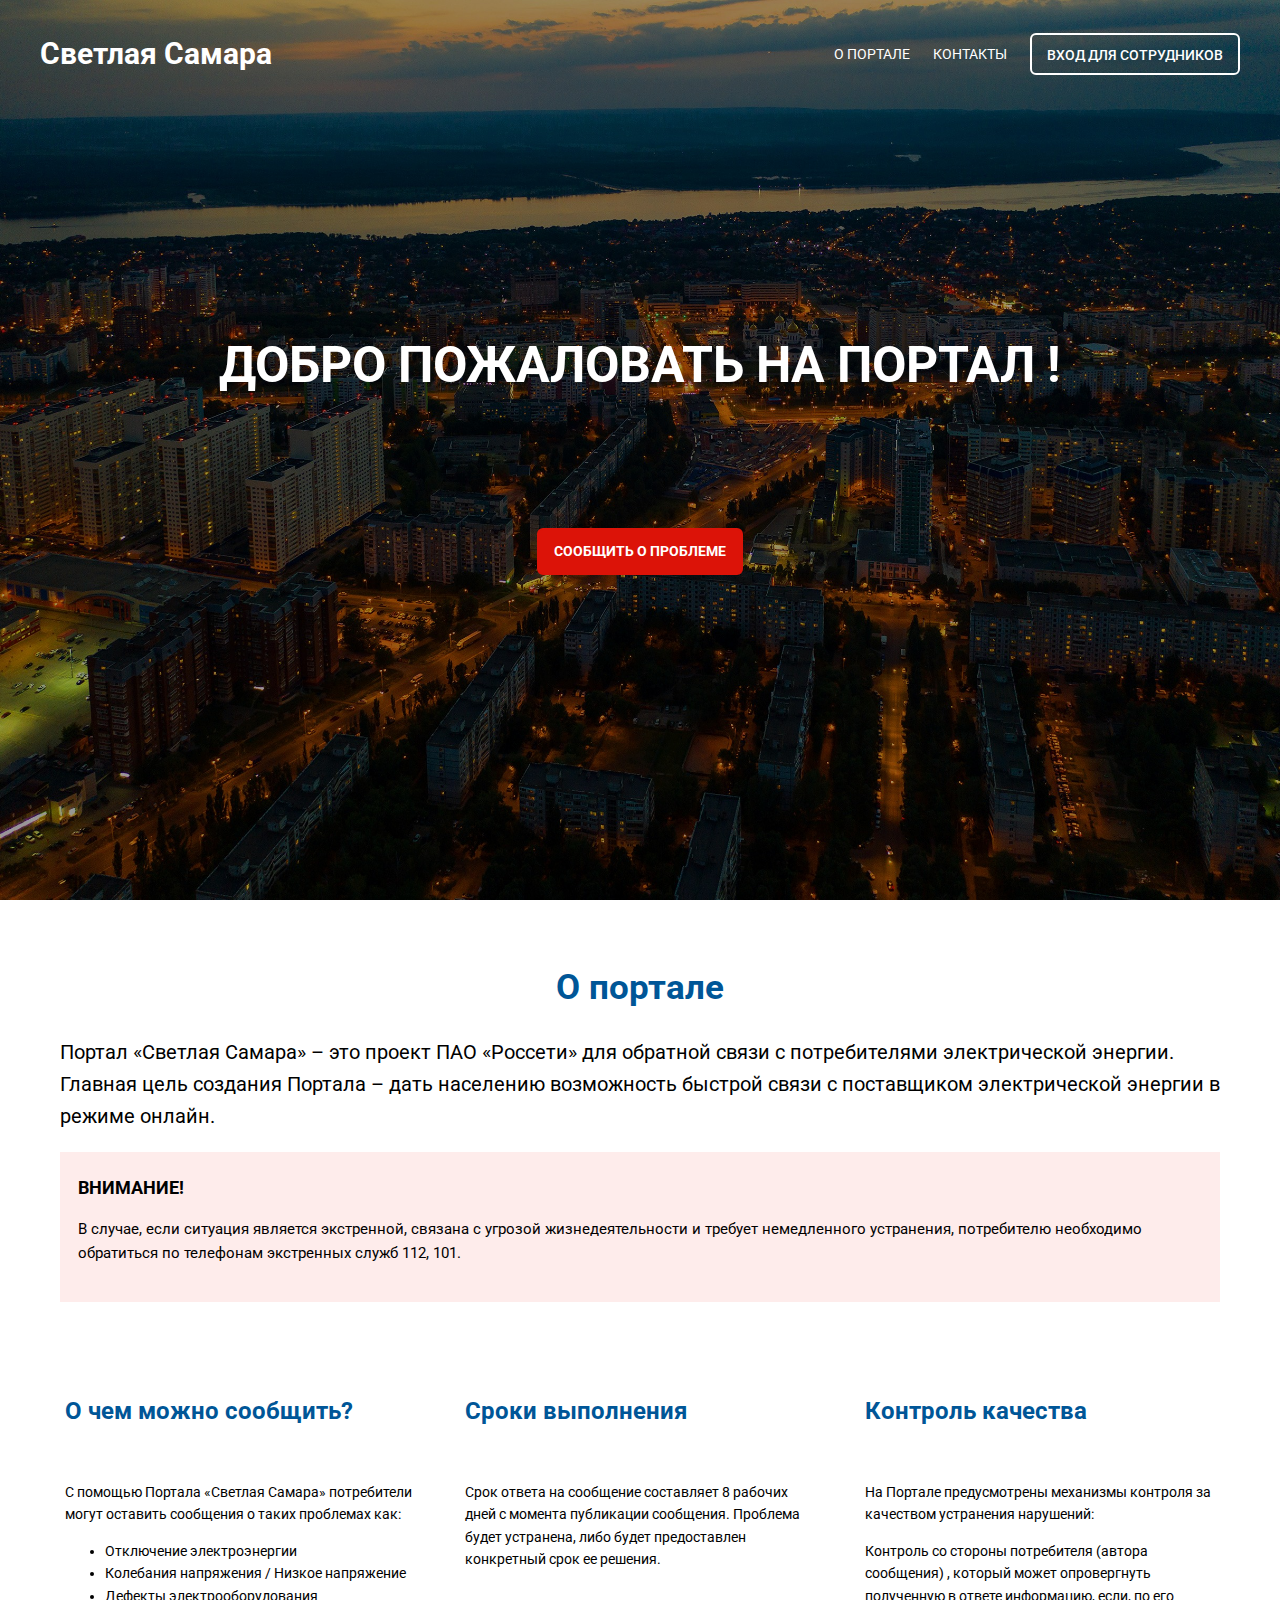
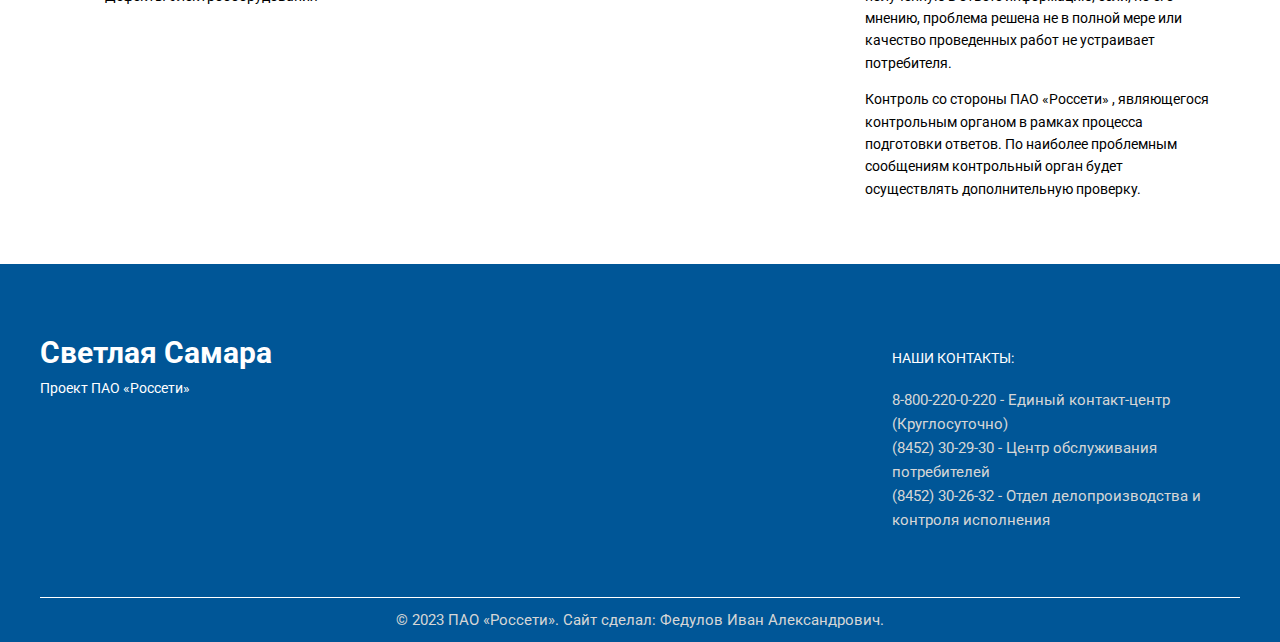
<file: index.html>
<!DOCTYPE html>
<html lang="en">
<head>
    <meta charset="UTF-8">
    <link rel="stylesheet" href="css\style.css">
    <link rel="preconnect" href="https://fonts.googleapis.com">
    <link rel="preconnect" href="https://fonts.gstatic.com" crossorigin>
    <link href="https://fonts.googleapis.com/css2?family=Roboto:wght@500&display=swap" rel="stylesheet">
    <meta http-equiv="X-UA-Compatible" content="IE=edge">
    <meta name="viewport" content="width=device-width, initial-scale=1.0">
    <title>Портал - Светлая Самара</title>
</head>
<body>
    <header class="header">
        <div class="container">
            <div class="header__inner">
                <div class="header__logo">Светлая Самара</div>

                <nav class="nav">
                    <a class="nav__link" href="#about">О портале</a>
                    <a class="nav__link" href="#contacts">Контакты</a>
                    <a class="nav__btnLogin" href="Login.html">Вход для сотрудников</a>
                </nav>
            </div>

        </div>
    </header>

    <div class="intro">
        <div class="container">
            <div class="intro__inner">
            <h1 class="intro__title">Добро пожаловать на портал !</h1>

            <a class="btninfoproblem" href="problem.html">СООБЩИТЬ О ПРОБЛЕМЕ</a>
            </div>
        </div>
    </div>


    <section class="section">
        <div class="container">
            <div id="about" class="section__header">
                <h2 class="section__title">О портале</h2>
                <div class="section__text">
                    <p>
                        Портал «Светлая Самара» – это проект ПАО «Россети»
                         для обратной связи с потребителями электрической энергии. 
                        Главная цель создания Портала – дать населению возможность
                         быстрой связи с поставщиком электрической энергии в режиме онлайн.
                    </p>
                </div>

                <div class="section__header__attention">
                <h3 class="section__title__attention"> ВНИМАНИЕ!</h3>
                <P> 
                    В случае, если ситуация является экстренной, 
                    связана с угрозой жизнедеятельности и требует немедленного устранения, 
                    потребителю необходимо обратиться по телефонам экстренных служб 112, 101.
                </P>
                </div>
            </div>
        </div>
    </section>

    <div class="information">
        <div class="container">

            <div class="info">
                <div class="info__item">
                    <div class="info__title">О чем можно сообщить?</div>
                
                <div class="info__text">
                    <p>С помощью Портала «Светлая Самара» потребители могут
                         оставить сообщения о таких проблемах как:
                    </p>
                    <ul>
                        <li>Отключение электроэнергии</li>
                        <li>Колебания напряжения / Низкое напряжение</li>    
                        <li>Дефекты электрооборудования</li>      
                    </ul>
                </div>
                </div>

                    <div class="info__item">
                        <div class="info__title">Сроки выполнения</div>
                
                <div class="info__text">
                    <p> 
                    Срок ответа на сообщение составляет 8 рабочих дней с момента публикации сообщения. 
                    Проблема будет устранена, либо будет предоставлен конкретный срок ее решения.
                    </p>
                </div>
                    </div>


                    <div class="info__item">
                        <div class="info__title">Контроль качества</div>
                
                <div class="info__text">
                    <p>
                        На Портале предусмотрены механизмы контроля за качеством устранения нарушений:          
                    </p>
                    <p>
                        <span class="about-blue">Контроль со стороны потребителя (автора сообщения)</span>
                        , который может опровергнуть полученную в ответе информацию, если, по его мнению,
                         проблема решена не в полной мере или качество проведенных работ не устраивает потребителя.
                    </p>
                    <p>
                        <span class="about-blue">Контроль со стороны ПАО «Россети»</span>
                        , являющегося контрольным органом в рамках процесса подготовки ответов.
                         По наиболее проблемным сообщениям контрольный орган будет осуществлять дополнительную проверку.
                    </p>
                    </div>        
                </div>
            </div>  
        </div> 
    </div>

    <footer class="footer">
        <div class="container">
            <div class="footer__inner">
                <div class="footer__col footer__col--first">
                    <div class="footer__logo">Светлая Самара</div>
                    <div class="footer__text">Проект ПАО «Россети»</div>
                </div>

                <div id="contacts" class="footer__col footer__col--second">
                    <div class="footer__title">Наши Контакты:</div>
                    <div class="footer__number">8-800-220-0-220 - Единый контакт-центр (Круглосуточно)</div>
                    <div class="footer__number">(8452) 30-29-30 - Центр обслуживания потребителей</div>
                    <div class="footer__number">(8452) 30-26-32 - Отдел делопроизводства и контроля исполнения</div>
                </div>     
            </div>

            <div class="copyright">
                © 2023 ПАО «Россети». Сайт сделал: Федулов Иван Александрович.
            </div>
        </div>
    </footer>
    
</body>
</html>
</file>
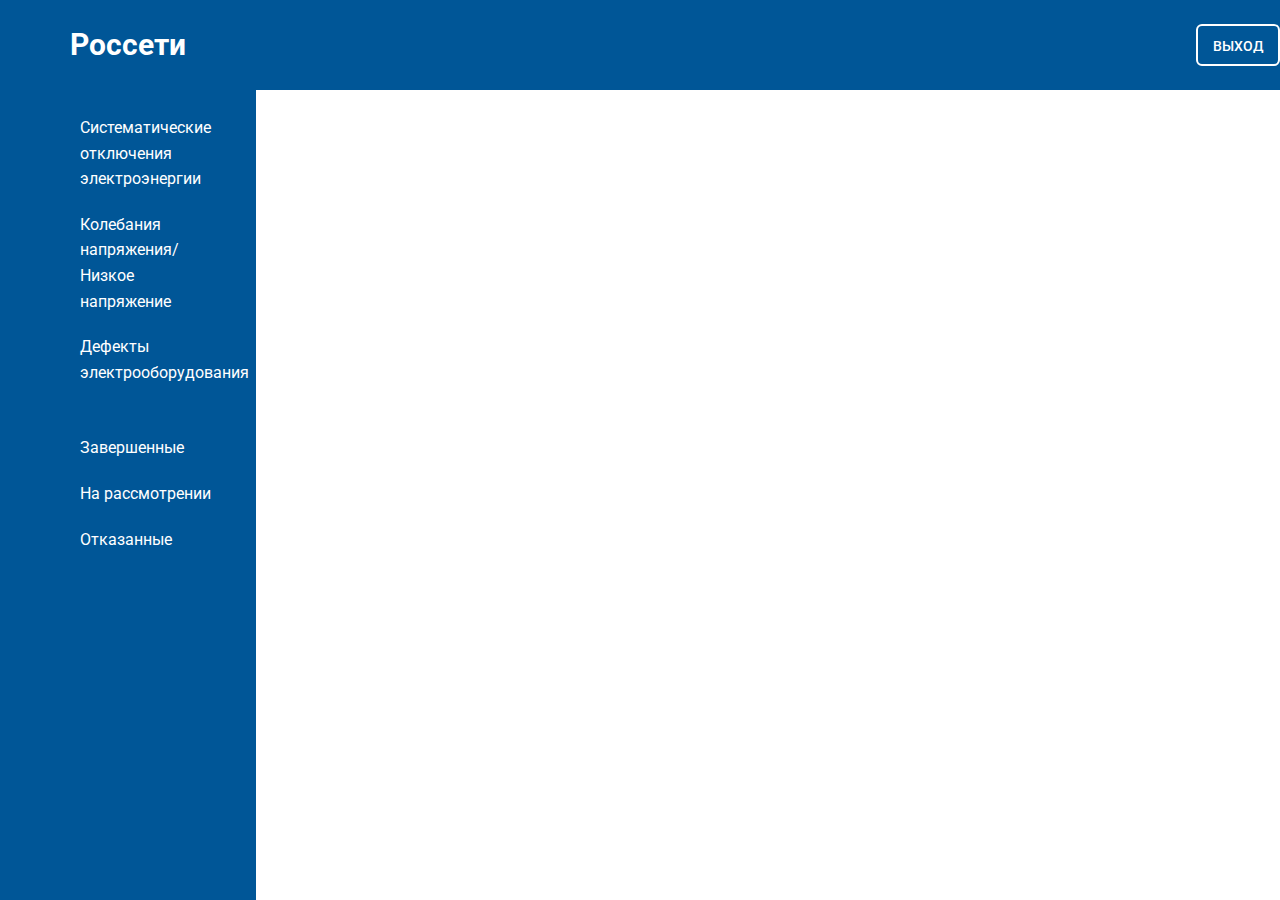
<file: admin.html>
<!DOCTYPE html>
<html lang="en">
<head>
    <meta charset="UTF-8">
    <link rel="stylesheet" href="css\admin.css">
    <link rel="preconnect" href="https://fonts.googleapis.com">
    <link rel="preconnect" href="https://fonts.gstatic.com" crossorigin>
    <link href="https://fonts.googleapis.com/css2?family=Roboto:wght@500&display=swap" rel="stylesheet">
    <meta http-equiv="X-UA-Compatible" content="IE=edge">
    <meta name="viewport" content="width=device-width, initial-scale=1.0">
    <title>admin</title>
</head>
<body>
   <!-- <header class="header">
        <div class="container">
            <div class="header__inner">
                <div class="header__logo">Светлая Самара</div>
                <nav class="nav">
                    
                </nav>
            </div>

        </div>
    </header>-->

    <div class="side-menu">
        <div class="brand-name">
            <h1>Россети</h1>
        </div>
        <ul>
            <li>Систематические отключения электроэнергии</li>
            <li>Колебания напряжения/Низкое напряжение</li>
            <li>Дефекты электрооборудования</li>
        </ul>
        <ul>
            <li>Завершенные</li>
            <li>На рассмотрении</li>
            <li>Отказанные</li>
        </ul>
    </div>
    <div class="container">
        <div class="header">
            <div class="nav">
                <a class="nav__btnUnLogin" href="#">Выход</a>
            </div>
        </div>
    </div>
</body>
</html>
</file>
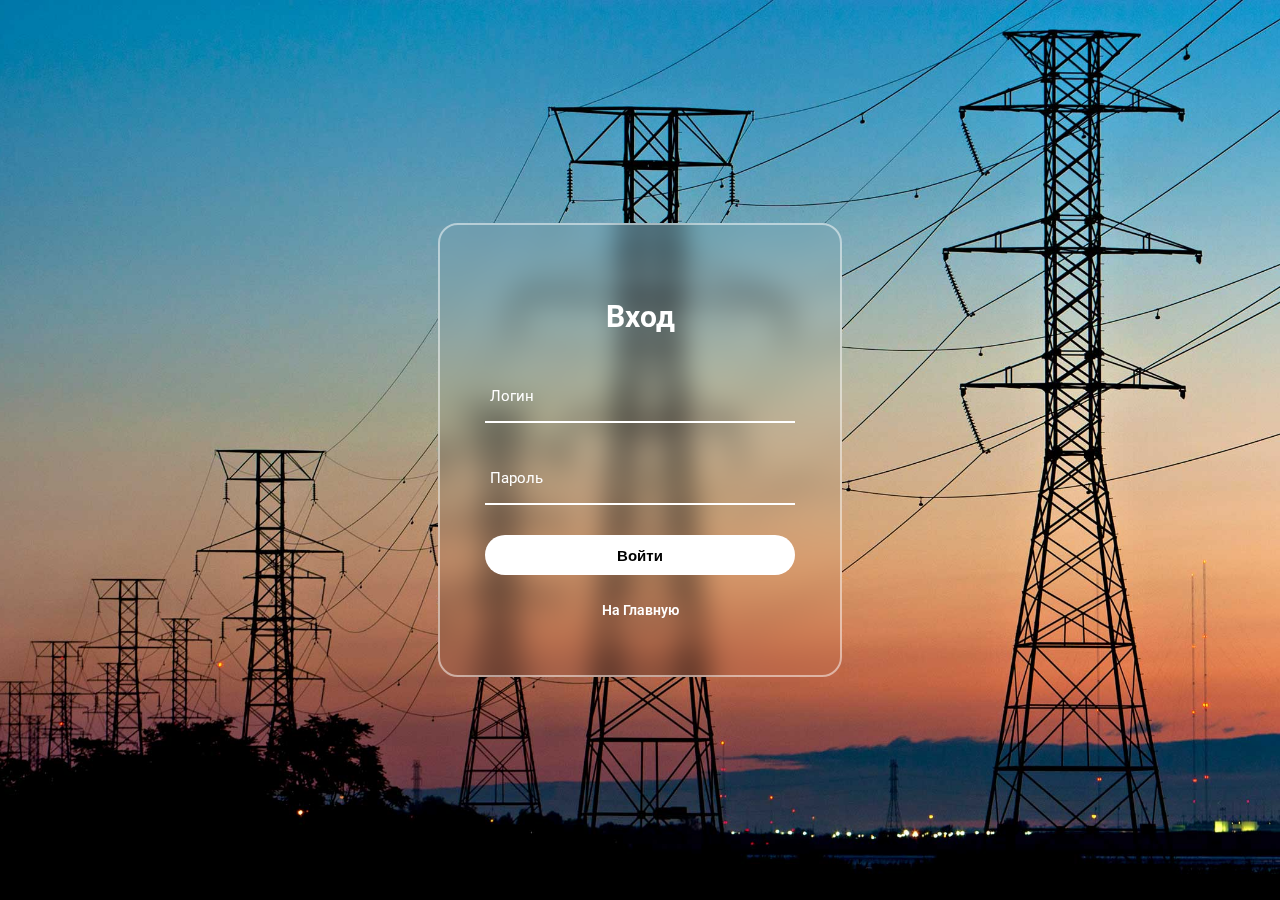
<file: Login.html>
<!DOCTYPE html>
<html lang="en">
<head>
    <meta charset="UTF-8">
    <link rel="stylesheet" href="css\Login.css">
    <link rel="preconnect" href="https://fonts.googleapis.com">
    <link rel="preconnect" href="https://fonts.gstatic.com" crossorigin>
    <link href="https://fonts.googleapis.com/css2?family=Roboto:wght@500&display=swap" rel="stylesheet">
    <meta http-equiv="X-UA-Compatible" content="IE=edge">
    <meta name="viewport" content="width=device-width, initial-scale=1.0">
    <title>Светлая Самара - Вход</title>
</head>
<body>
    <section>
        <div class="form-box">
            <div class="form-value">
                <form action="">
                    <h2>Вход</h2>
                    <div class="inputbox">
                        <input type="login" required>
                        <label for="">Логин</label>
                    </div>
                    <div class="inputbox">
                        <input type="password" required>
                        <label for="">Пароль</label>
                    </div>
                    <button>Войти</button>
                    <div class="backhome">
                        <a href="index.html">На Главную</a>
                    </div>
                </form>
            </div>
        </div>
    </section>
    
</body>
</html>
</file>
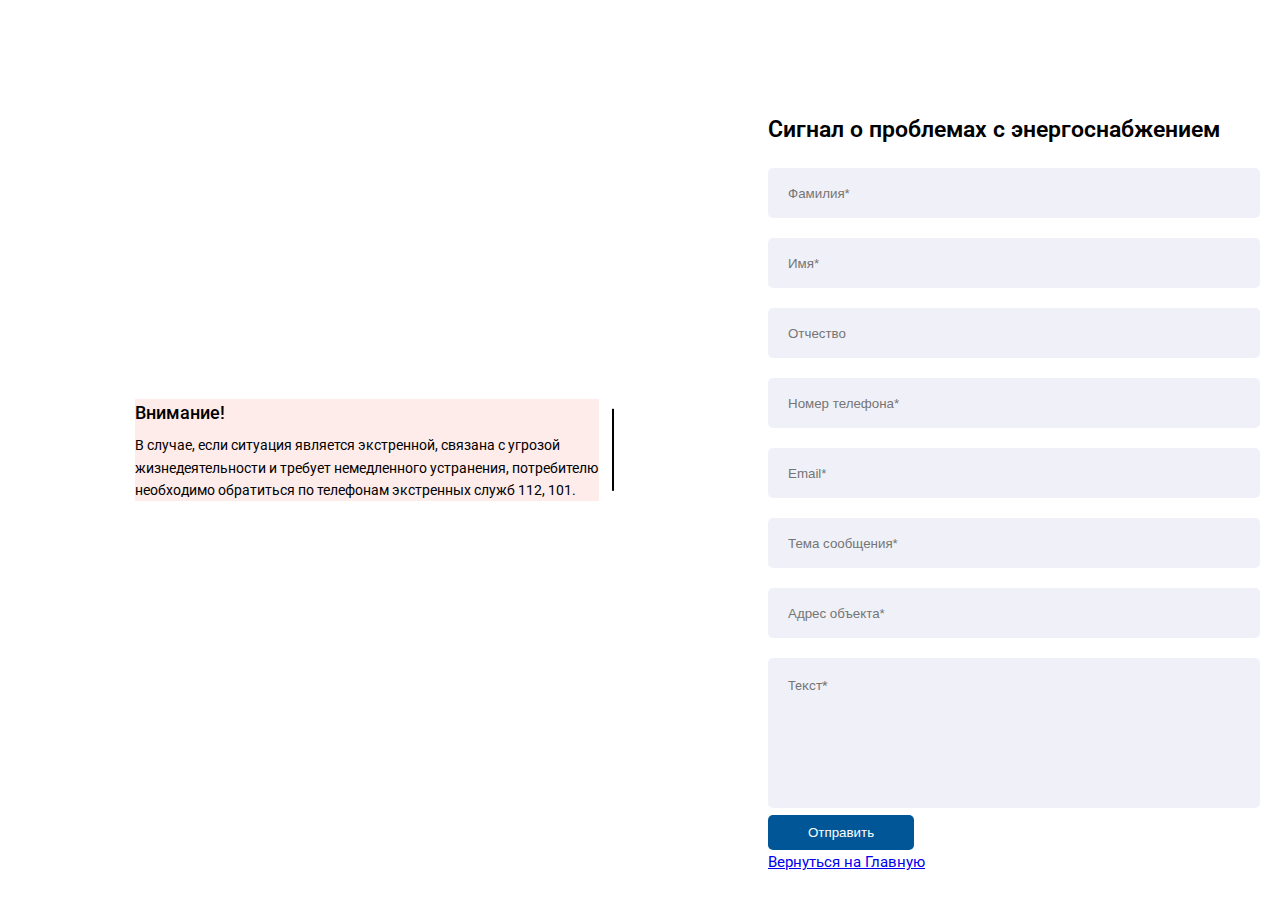
<file: problem.html>
<!DOCTYPE html>
<html lang="en">
<head>
    <meta charset="UTF-8">
    <link rel="stylesheet" href="css\problem.css">
    <link rel="preconnect" href="https://fonts.googleapis.com">
    <link rel="preconnect" href="https://fonts.gstatic.com" crossorigin>
    <link href="https://fonts.googleapis.com/css2?family=Roboto:wght@500&display=swap" rel="stylesheet">
    <meta http-equiv="X-UA-Compatible" content="IE=edge">
    <meta name="viewport" content="width=device-width, initial-scale=1.0">
    <title>Светлая Самара - Сообщить о проблеме</title>
</head>
<body>
     <div class="container">
        <div class="content">
            <div class="left-side">
                <div class="warning">
                    <div class="topic">Внимание!</div>
                    <div class="text-one">В случае, если ситуация является экстренной, связана с угрозой жизнедеятельности и требует немедленного устранения, 
                    потребителю необходимо обратиться по телефонам экстренных служб 112, 101.</div>
                </div>

            </div>
            <div class="right-side">
                <div class="topic-text">Сигнал о проблемах с энергоснабжением</div>
                <form action="#">
                    <div class="input-box">
                        <input type="text" placeholder="Фамилия*"/>
                    </div>
                    <div class="input-box">
                        <input type="text" placeholder="Имя*"/>
                    </div>
                    <div class="input-box">
                        <input type="text" placeholder="Отчество"/>
                    </div>
                    <div class="input-box">
                        <input type="text" placeholder="Номер телефона*"/>
                    </div>
                    <div class="input-box">
                        <input type="text" placeholder="Email*"/>
                    </div>
                    <div class="input-box">
                        <input type="text" placeholder="Тема сообщения*"/>
                    </div>
                    <div class="input-box">
                        <input type="text" placeholder="Адрес объекта*"/>
                    </div>
                    <div class="input-box message-box">
                        <textarea placeholder="Текст*"></textarea> 
                     <div class="button">
                        <input type="button" value="Отправить"/>
                    </div>
                    <nav class="nav">
                        <a class="nav__btnHome" href="index.html">Вернуться на Главную</a>
                    </nav>
                    </div> 
                </form>
            </div>
        </div>
    </div>

    
</body>
</html>
</file>
